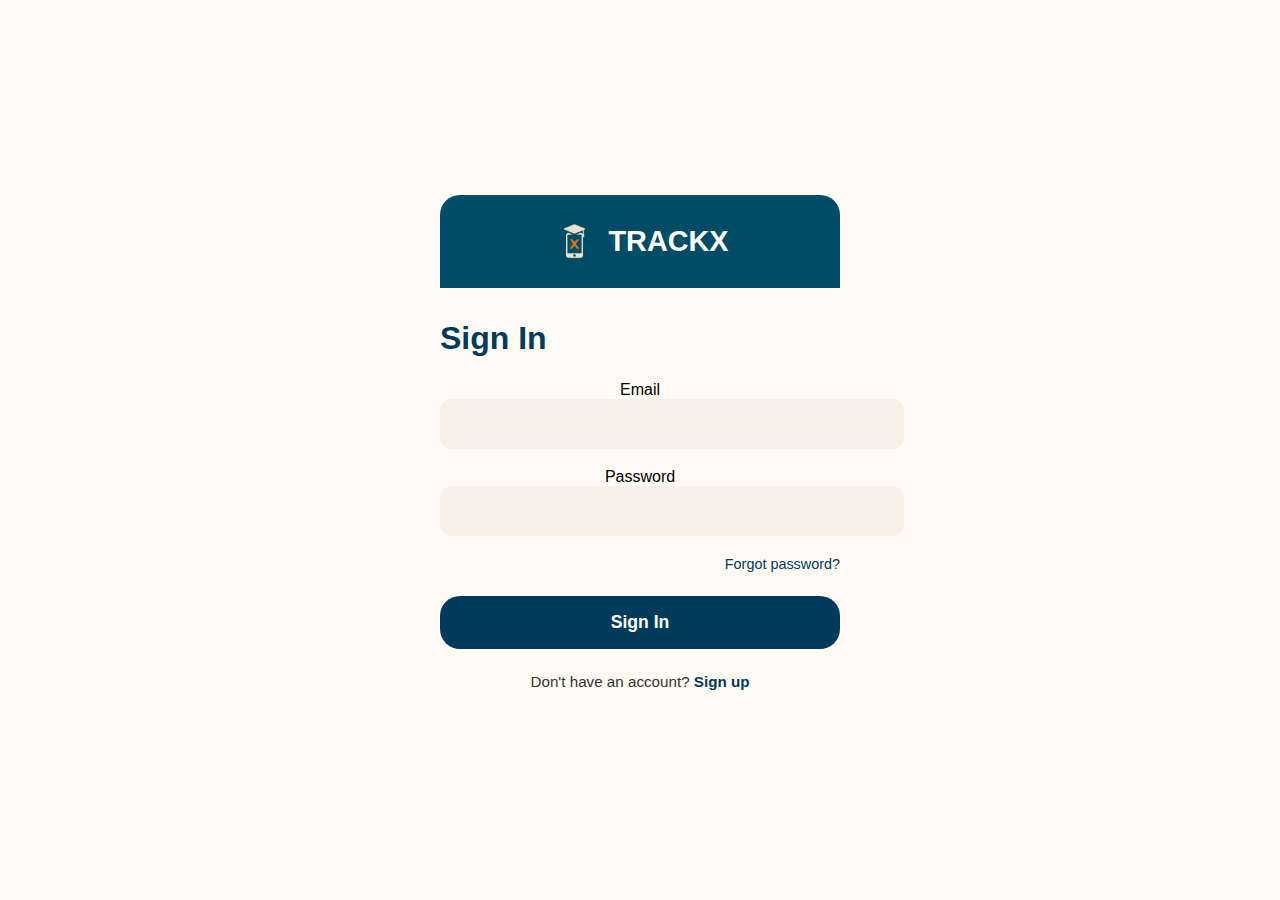
<file: trackx/index.html>
<!DOCTYPE html>
<html lang="en">
<head>
  <meta charset="UTF-8">
  <meta name="viewport" content="width=device-width, initial-scale=1.0">
  <title>TrackX - Sign In</title>
  <link rel="stylesheet" href="style.css">
</head>
<body>
  <div class="container">
    <div class="header">
      <img src="images/logo.png" alt="TrackX logo" class="logo">
      <h1>TRACKX</h1>
    </div>
    <h2>Sign In</h2>
    <form id="signin-form">
      <div class="input-group">
        <label for="email">Email</label>
        <input type="email" id="email" required>
      </div>
      <div class="input-group">
        <label for="password">Password</label>
        <input type="password" id="password" required>
      </div>
      <div class="forgot">
        <a href="#">Forgot password?</a>
      </div>
      <button type="submit">Sign In</button>
    </form>
    <p class="signup">Don't have an account? <a href="#">Sign up</a></p>
  </div>

  <script>
    const form = document.getElementById("signin-form");
    form.addEventListener("submit", function(e) {
      e.preventDefault();
      const email = document.getElementById("email").value;
      const password = document.getElementById("password").value;

      // Basic login check — replace with real logic
      if (email === "student@trackx.com" && password === "password123") {
        window.location.href = "dashboard.html";
      } else {
        alert("Invalid credentials. Try again.");
      }
    });
  </script>
</body>
</html>
</file>
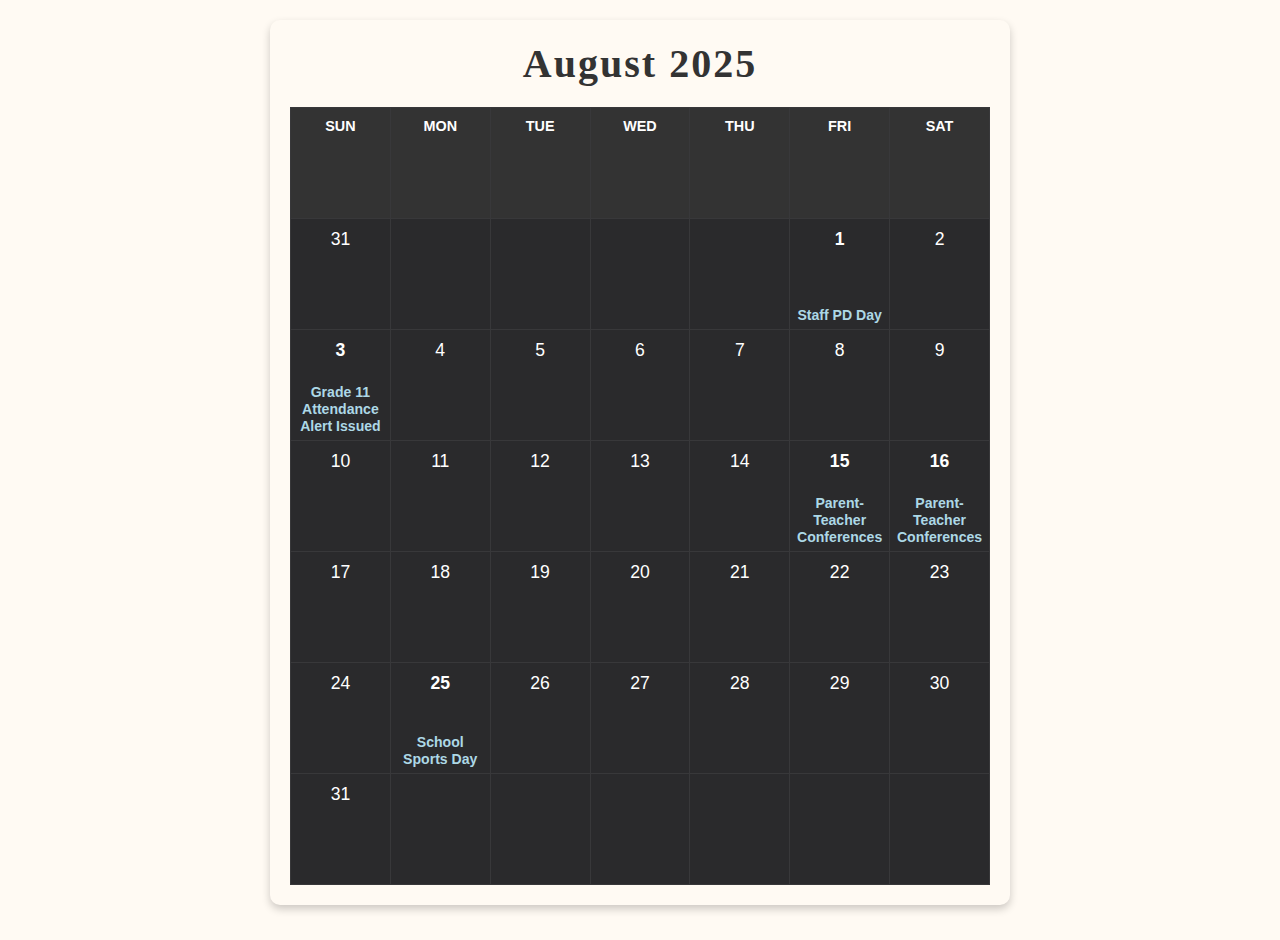
<file: trackx/calendar.html>
<!DOCTYPE html>
<html lang="en">
<head>
    <meta charset="UTF-8">
    <meta name="viewport" content="width=device-width, initial-scale=1.0">
    <title>School Calendar - August 2025</title>
    <link rel="stylesheet" href="calender.css">
</head>
<body>
    <div class="calendar-container">
        <h2 class="calendar-month">August 2025</h2>
        <table class="calendar">
            <thead>
                <tr>
                    <th>SUN</th>
                    <th>MON</th>
                    <th>TUE</th>
                    <th>WED</th>
                    <th>THU</th>
                    <th>FRI</th>
                    <th>SAT</th>
                </tr>
            </thead>
            <tbody>
                <tr>
                    <td class="prev-month">31</td>
                    <td></td>
                    <td></td>
                    <td></td>
                    <td></td>
                    <td class="event-day">1
                        <div class="event-details">Staff PD Day</div>
                    </td>
                    <td>2</td>
                </tr>
                <tr>
                    <td class="event-day">3
                        <div class="event-details">Grade 11 Attendance Alert Issued</div>
                    </td>
                    <td>4</td>
                    <td>5</td>
                    <td>6</td>
                    <td>7</td>
                    <td>8</td>
                    <td>9</td>
                </tr>
                <tr>
                    <td>10</td>
                    <td>11</td>
                    <td>12</td>
                    <td>13</td>
                    <td>14</td>
                    <td class="event-day">15
                        <div class="event-details">Parent-Teacher Conferences</div>
                    </td>
                    <td class="event-day">16
                        <div class="event-details">Parent-Teacher Conferences</div>
                    </td>
                </tr>
                <tr>
                    <td>17</td>
                    <td>18</td>
                    <td>19</td>
                    <td>20</td>
                    <td>21</td>
                    <td>22</td>
                    <td>23</td>
                </tr>
                <tr>
                    <td>24</td>
                    <td class="event-day">25
                        <div class="event-details">School Sports Day</div>
                    </td>
                    <td>26</td>
                    <td>27</td>
                    <td>28</td>
                    <td>29</td>
                    <td>30</td>
                </tr>
                <tr>
                    <td class="next-month">31</td>
                    <td></td>
                    <td></td>
                    <td></td>
                    <td></td>
                    <td></td>
                    <td></td>
                </tr>
            </tbody>
        </table>
    </div>
</body>
</html>
</file>
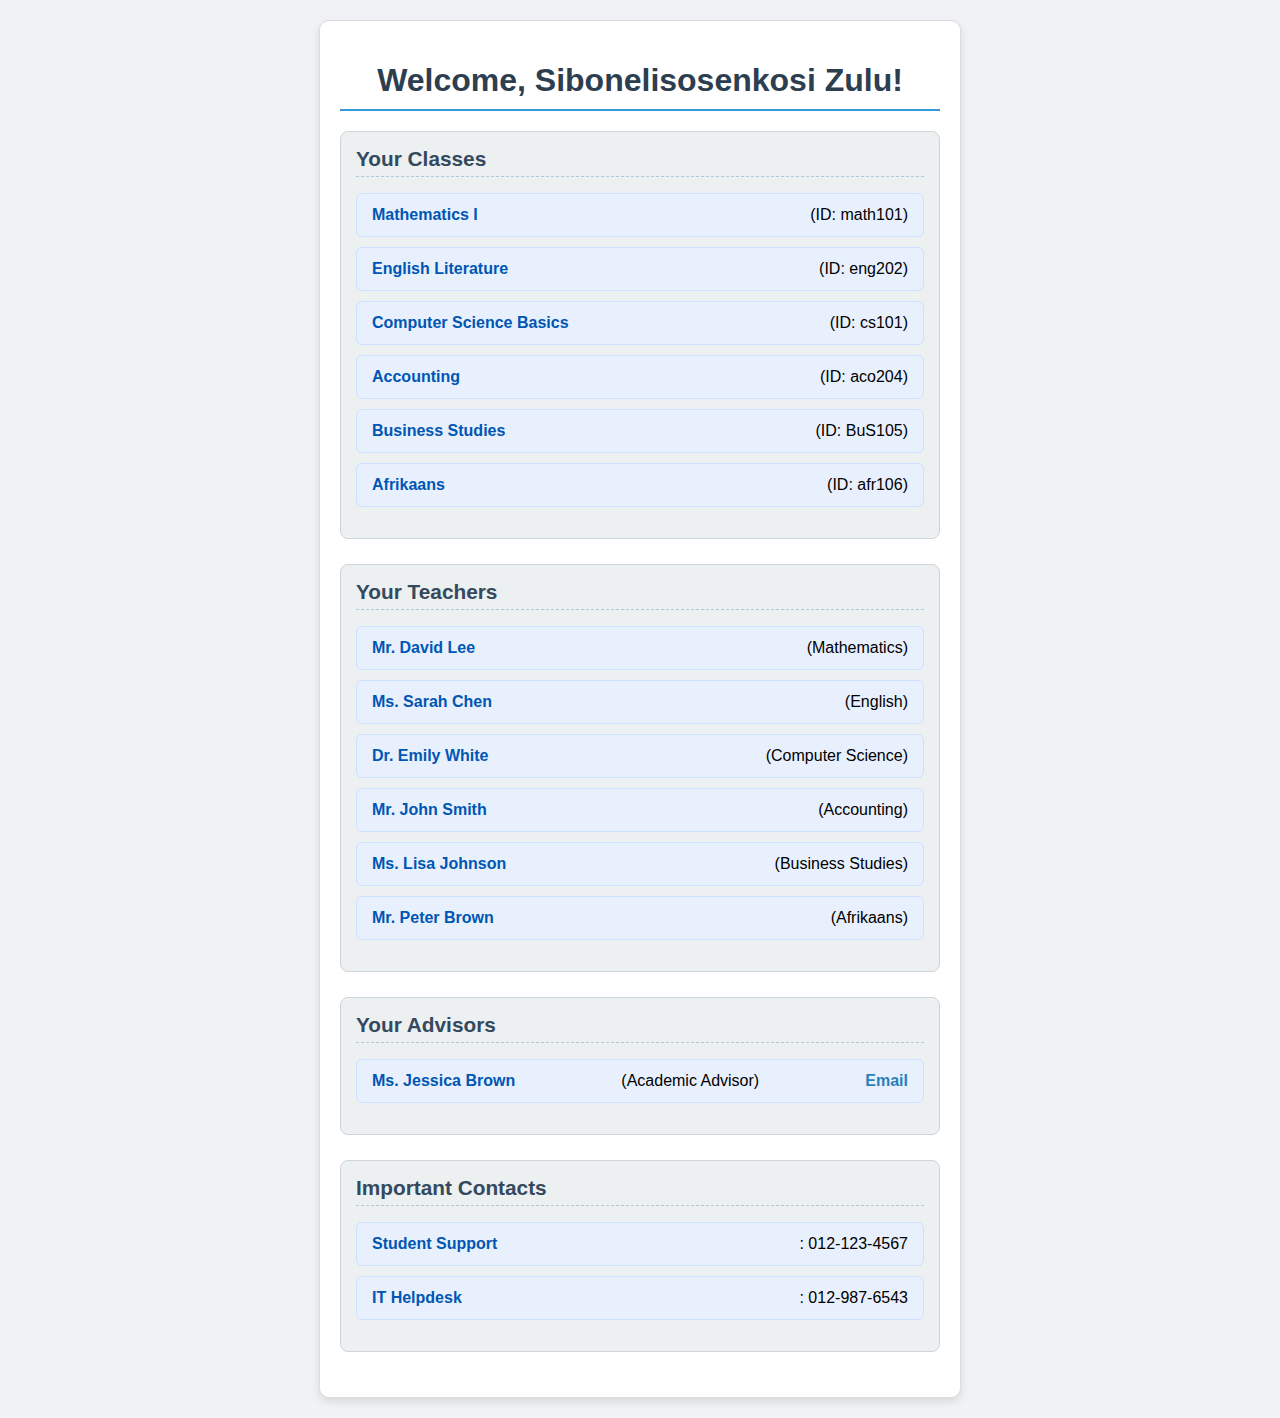
<file: trackx/classes.html>
<!DOCTYPE html>
<html lang="en">
<head>
    <meta charset="UTF-8">
    <meta name="viewport" content="width=device-width, initial-scale=1.0">
    <title>Personalized Learner Dashboard</title>
    <link rel="stylesheet" href="classes.css">
</head>
<body>

    <div class="menu-container">
        <h1 class="menu-header" id="learnerName"></h1>

        <div class="menu-section">
            <h3>Your Classes</h3>
            <ul id="classesList" class="menu-list">
                </ul>
        </div>

        <div class="menu-section">
            <h3>Your Teachers</h3>
            <ul id="teachersList" class="menu-list">
                </ul>
        </div>

        <div class="menu-section">
            <h3>Your Advisors</h3>
            <ul id="advisorsList" class="menu-list">
                </ul>
        </div>

        <div class="menu-section">
            <h3>Important Contacts</h3>
            <ul id="contactsList" class="menu-list">
                </ul>
        </div>
    </div>

    <script>
        // --- Learner Data (Example: In a real application, this might come from an API/database) ---
        const learnersData = {
            "learner123": {
                name: "Sibonelisosenkosi Zulu",
                classes: [
                    { name: "Mathematics I", id: "math101" },
                    { name: "English Literature", id: "eng202" },
                    { name: "Computer Science Basics", id: "cs101" },
                    { name: "Accounting", id: "aco204" },
                    { name: "Business Studies", id: "BuS105" },
                    { name: "Afrikaans", id: "afr106" }

                ],
                teachers: [
                    { name: "Mr. David Lee", subject: "Mathematics" },
                    { name: "Ms. Sarah Chen", subject: "English" },
                    { name: "Dr. Emily White", subject: "Computer Science" },
                    { name: "Mr. John Smith", subject: "Accounting" },
                    { name: "Ms. Lisa Johnson", subject: "Business Studies" },
                    { name: "Mr. Peter Brown", subject: "Afrikaans" }
                ],
                advisors: [
                    { name: "Ms. Jessica Brown", role: "Academic Advisor", email: "jbrown@example.com" }
                ],
                contacts: [
                    { name: "Student Support", phone: "012-123-4567" },
                    { name: "IT Helpdesk", phone: "012-987-6543" }
                ]
            },
            "learner456": {
                name: "Bob Williams",
                classes: [
                    { name: "Physics II", id: "phy201" },
                    { name: "Chemistry Lab", id: "chem303" }
                ],
                teachers: [
                    { name: "Dr. Anna Garcia", subject: "Physics" },
                    { name: "Prof. Mark Davis", subject: "Chemistry" }
                ],
                advisors: [
                    { name: "Mr. Chris Green", role: "Career Counselor", email: "cgreen@example.com" }
                ],
                contacts: []
            }
        };

        // --- Function to get learner ID from URL (or hardcode for demonstration) ---
        function getLearnerIdFromUrl() {
            const params = new URLSearchParams(window.location.search);
            return params.get('learnerId') || "learner123"; // Default to learner123 if no ID in URL
        }

        // --- Populate the menu ---
        document.addEventListener('DOMContentLoaded', () => {
            const learnerId = getLearnerIdFromUrl();
            const learner = learnersData[learnerId];

            if (learner) {
                document.getElementById('learnerName').textContent = `Welcome, ${learner.name}!`;

                // Populate Classes
                const classesList = document.getElementById('classesList');
                classesList.innerHTML = ''; // Clear existing content
                learner.classes.forEach(cls => {
                    const li = document.createElement('li');
                    li.innerHTML = `<strong>${cls.name}</strong> (ID: ${cls.id})`;
                    classesList.appendChild(li);
                });

                // Populate Teachers
                const teachersList = document.getElementById('teachersList');
                teachersList.innerHTML = ''; // Clear existing content
                learner.teachers.forEach(teacher => {
                    const li = document.createElement('li');
                    li.innerHTML = `<strong>${teacher.name}</strong> (${teacher.subject})`;
                    teachersList.appendChild(li);
                });

                // Populate Advisors
                const advisorsList = document.getElementById('advisorsList');
                advisorsList.innerHTML = ''; // Clear existing content
                learner.advisors.forEach(advisor => {
                    const li = document.createElement('li');
                    li.innerHTML = `<strong>${advisor.name}</strong> (${advisor.role}) <a href="mailto:${advisor.email}">Email</a>`;
                    advisorsList.appendChild(li);
                });

                // Populate Other Contacts
                const contactsList = document.getElementById('contactsList');
                contactsList.innerHTML = ''; // Clear existing content
                if (learner.contacts && learner.contacts.length > 0) {
                    learner.contacts.forEach(contact => {
                        const li = document.createElement('li');
                        li.innerHTML = `<strong>${contact.name}</strong>: ${contact.phone}`;
                        contactsList.appendChild(li);
                    });
                } else {
                    const li = document.createElement('li');
                    li.textContent = "No additional contacts listed.";
                    contactsList.appendChild(li);
                }

            } else {
                document.getElementById('learnerName').textContent = "Learner not found.";
                // Optionally clear other sections if learner is not found
                document.getElementById('classesList').innerHTML = '';
                document.getElementById('teachersList').innerHTML = '';
                document.getElementById('advisorsList').innerHTML = '';
                document.getElementById('contactsList').innerHTML = '';
            }
        });
    </script>
</body>
</html>
</file>
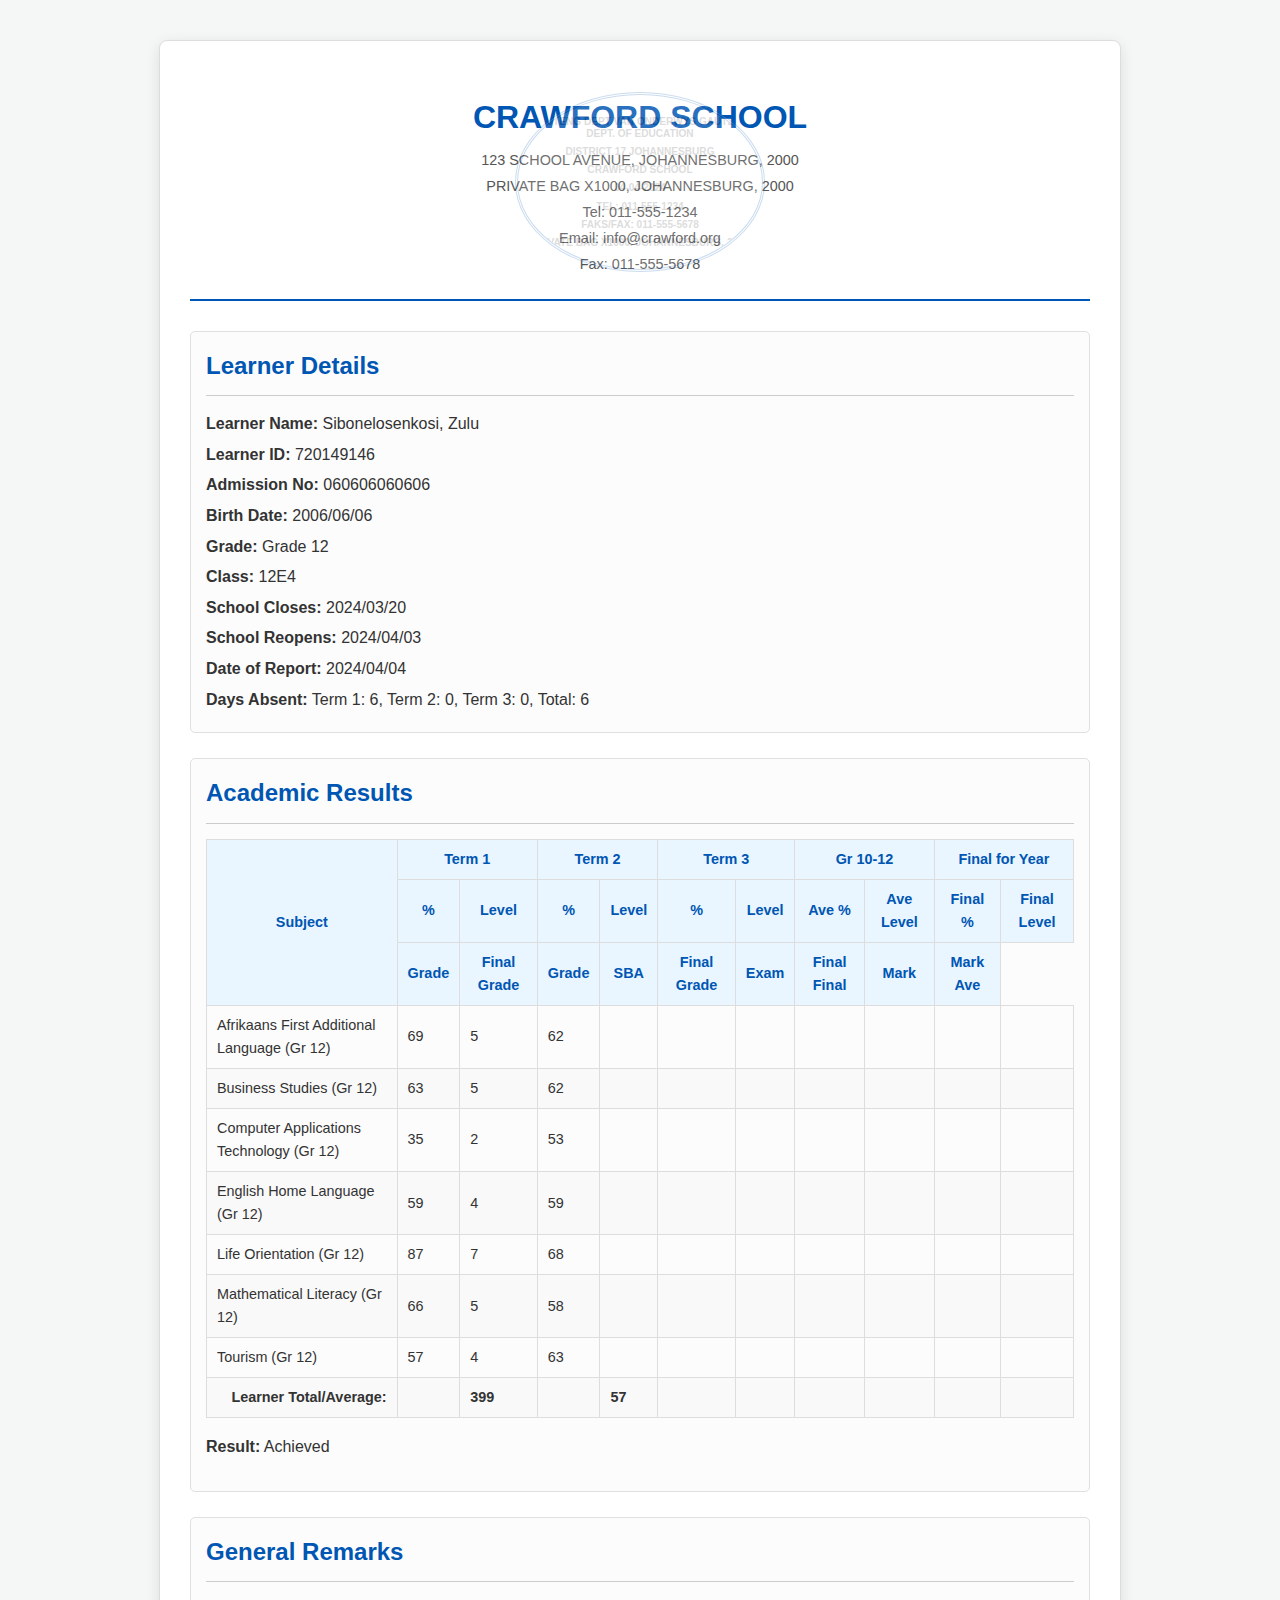
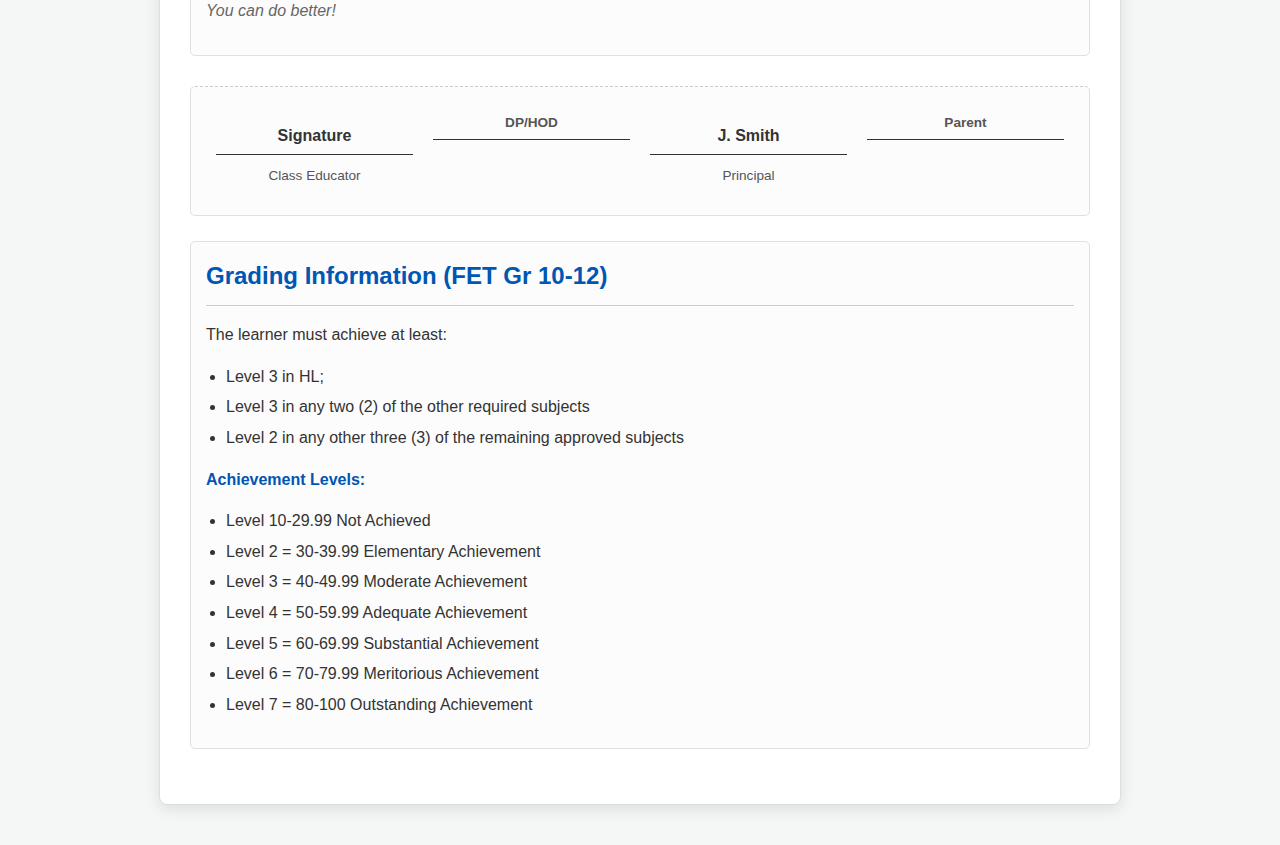
<file: trackx/grades.html>
<!DOCTYPE html>
<html lang="en">
<head>
    <meta charset="UTF-8">
    <meta name="viewport" content="width=device-width, initial-scale=1.0">
    <title>Report Card - Sibonelosenkosi Zulu - Crawford School</title>
    <link rel="stylesheet" href="grades.css">
</head>
<body>
    <div class="container">
        <header class="school-header">
            <div class="school-seal">
                <p class="seal-text">GAUTENG DEPT VAN ONDERWYS GAUTENG DEPT. OF EDUCATION</p>
                <p class="seal-district">DISTRICT 17 JOHANNESBURG</p>
                <p class="seal-school">CRAWFORD SCHOOL</p>
                <p class="seal-date">04-04-2024</p>
                <p class="seal-contact">TEL: 011-555-1234</p>
                <p class="seal-fax">FAKS/FAX: 011-555-5678</p>
                <p class="seal-address">PRIVATE BAG X1000. JOHANNESBURG, 2000</p>
            </div>
            <h1>CRAWFORD SCHOOL</h1>
            <p>123 SCHOOL AVENUE, JOHANNESBURG, 2000</p>
            <p>PRIVATE BAG X1000, JOHANNESBURG, 2000</p>
            <p>Tel: 011-555-1234</p>
            <p>Email: info@crawford.org</p>
            <p>Fax: 011-555-5678</p>
        </header>

        <section class="learner-details">
            <h2>Learner Details</h2>
            <p><strong>Learner Name:</strong> Sibonelosenkosi, Zulu</p>
            <p><strong>Learner ID:</strong> 720149146</p>
            <p><strong>Admission No:</strong> 060606060606</p>
            <p><strong>Birth Date:</strong> 2006/06/06</p>
            <p><strong>Grade:</strong> Grade 12</p>
            <p><strong>Class:</strong> 12E4</p>
            <p><strong>School Closes:</strong> 2024/03/20</p>
            <p><strong>School Reopens:</strong> 2024/04/03</p>
            <p><strong>Date of Report:</strong> 2024/04/04</p>
            <p><strong>Days Absent:</strong> Term 1: 6, Term 2: 0, Term 3: 0, Total: 6</p>
        </section>

        <section class="results-table">
            <h2>Academic Results</h2>
            <table>
                <thead>
                    <tr>
                        <th rowspan="3">Subject</th>
                        <th colspan="2">Term 1</th>
                        <th colspan="2">Term 2</th>
                        <th colspan="2">Term 3</th>
                        <th colspan="2">Gr 10-12</th>
                        <th colspan="2">Final for Year</th>
                    </tr>
                    <tr>
                        <th>%</th>
                        <th>Level</th>
                        <th>%</th>
                        <th>Level</th>
                        <th>%</th>
                        <th>Level</th>
                        <th>Ave %</th>
                        <th>Ave Level</th>
                        <th>Final %</th>
                        <th>Final Level</th>
                    </tr>
                    <tr>
                        <th>Grade</th>
                        <th>Final Grade</th>
                        <th>Grade</th>
                        <th>SBA</th>
                        <th>Final Grade</th>
                        <th>Exam</th>
                        <th>Final Final</th>
                        <th>Mark</th>
                        <th>Mark Ave</th>
                    </tr>
                </thead>
                <tbody>
                    <tr>
                        <td>Afrikaans First Additional Language (Gr 12)</td>
                        <td>69</td>
                        <td>5</td>
                        <td>62</td>
                        <td></td>
                        <td></td>
                        <td></td>
                        <td></td>
                        <td></td>
                        <td></td>
                        <td></td>
                    </tr>
                    <tr>
                        <td>Business Studies (Gr 12)</td>
                        <td>63</td>
                        <td>5</td>
                        <td>62</td>
                        <td></td>
                        <td></td>
                        <td></td>
                        <td></td>
                        <td></td>
                        <td></td>
                        <td></td>
                    </tr>
                    <tr>
                        <td>Computer Applications Technology (Gr 12)</td>
                        <td>35</td>
                        <td>2</td>
                        <td>53</td>
                        <td></td>
                        <td></td>
                        <td></td>
                        <td></td>
                        <td></td>
                        <td></td>
                        <td></td>
                    </tr>
                    <tr>
                        <td>English Home Language (Gr 12)</td>
                        <td>59</td>
                        <td>4</td>
                        <td>59</td>
                        <td></td>
                        <td></td>
                        <td></td>
                        <td></td>
                        <td></td>
                        <td></td>
                        <td></td>
                    </tr>
                    <tr>
                        <td>Life Orientation (Gr 12)</td>
                        <td>87</td>
                        <td>7</td>
                        <td>68</td>
                        <td></td>
                        <td></td>
                        <td></td>
                        <td></td>
                        <td></td>
                        <td></td>
                        <td></td>
                    </tr>
                    <tr>
                        <td>Mathematical Literacy (Gr 12)</td>
                        <td>66</td>
                        <td>5</td>
                        <td>58</td>
                        <td></td>
                        <td></td>
                        <td></td>
                        <td></td>
                        <td></td>
                        <td></td>
                        <td></td>
                    </tr>
                    <tr>
                        <td>Tourism (Gr 12)</td>
                        <td>57</td>
                        <td>4</td>
                        <td>63</td>
                        <td></td>
                        <td></td>
                        <td></td>
                        <td></td>
                        <td></td>
                        <td></td>
                        <td></td>
                    </tr>
                    <tr class="total-row">
                        <td>Learner Total/Average:</td>
                        <td></td>
                        <td>399</td>
                        <td></td>
                        <td>57</td>
                        <td></td>
                        <td></td>
                        <td></td>
                        <td></td>
                        <td></td>
                        <td></td>
                    </tr>
                </tbody>
            </table>
            <p><strong>Result:</strong> Achieved</p>
        </section>

        <section class="remarks">
            <h2>General Remarks</h2>
            <p>You can do better!</p>
        </section>

        <section class="signatures">
            <div class="signature-block">
                <p>Signature</p>
                <p>Class Educator</p>
            </div>
            <div class="signature-block">
                <p>DP/HOD</p>
            </div>
            <div class="signature-block">
                <p>J. Smith</p>
                <p>Principal</p>
            </div>
            <div class="signature-block">
                <p>Parent</p>
            </div>
        </section>

        <section class="grading-info">
            <h2>Grading Information (FET Gr 10-12)</h2>
            <p>The learner must achieve at least:</p>
            <ul>
                <li>Level 3 in HL;</li>
                <li>Level 3 in any two (2) of the other required subjects</li>
                <li>Level 2 in any other three (3) of the remaining approved subjects</li>
            </ul>
            <p><strong>Achievement Levels:</strong></p>
            <ul>
                <li>Level 10-29.99 Not Achieved</li>
                <li>Level 2 = 30-39.99 Elementary Achievement</li>
                <li>Level 3 = 40-49.99 Moderate Achievement</li>
                <li>Level 4 = 50-59.99 Adequate Achievement</li>
                <li>Level 5 = 60-69.99 Substantial Achievement</li>
                <li>Level 6 = 70-79.99 Meritorious Achievement</li>
                <li>Level 7 = 80-100 Outstanding Achievement</li>
            </ul>
        </section>
    </div>
</body>
</html>
</file>
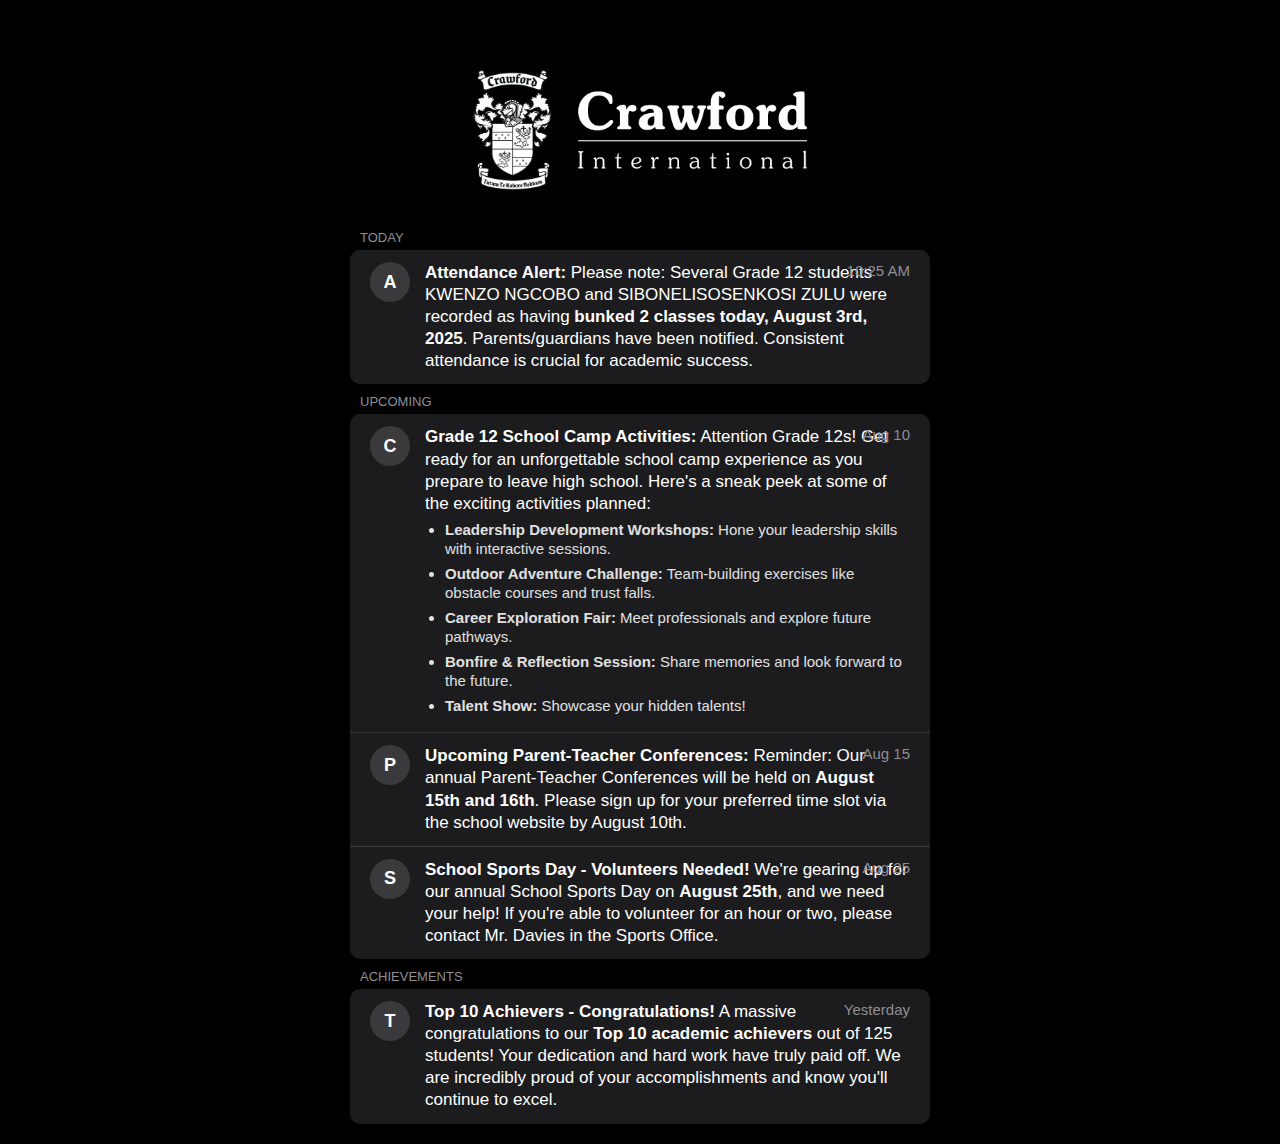
<file: trackx/messages.html>
<!DOCTYPE html>
<html lang="en">
<head>
    <meta charset="UTF-8">
    <meta name="viewport" content="width=device-width, initial-scale=1.0">
    <title>Crawford Parents</title>
    <link rel="stylesheet" href="messages.css"> </head>
<body>
    <div class="container">
        <div class="header">
            <img src="images/Landscape+logo_BW_white+(1)-1920w.webp" alt="School Logo" class="school-logo">
        </div>

        <div class="section-header">Today</div>
        <ul class="message-list">
            <li class="message-item">
                <div class="message-icon">A</div>
                <div class="message-content">
                    <strong>Attendance Alert:</strong> Please note: Several Grade 12 students KWENZO NGCOBO and SIBONELISOSENKOSI ZULU were recorded as having <strong>bunked 2 classes today, August 3rd, 2025</strong>. Parents/guardians have been notified. Consistent attendance is crucial for academic success.
                </div>
                <div class="timestamp">10:25 AM</div>
            </li>
        </ul>

        <div class="section-header">Upcoming</div>
        <ul class="message-list">
            <li class="message-item">
                <div class="message-icon">C</div>
                <div class="message-content">
                    <strong>Grade 12 School Camp Activities:</strong> Attention Grade 12s! Get ready for an unforgettable school camp experience as you prepare to leave high school. Here's a sneak peek at some of the exciting activities planned:
                    <ul>
                        <li><strong>Leadership Development Workshops:</strong> Hone your leadership skills with interactive sessions.</li>
                        <li><strong>Outdoor Adventure Challenge:</strong> Team-building exercises like obstacle courses and trust falls.</li>
                        <li><strong>Career Exploration Fair:</strong> Meet professionals and explore future pathways.</li>
                        <li><strong>Bonfire & Reflection Session:</strong> Share memories and look forward to the future.</li>
                        <li><strong>Talent Show:</strong> Showcase your hidden talents!</li>
                    </ul>
                </div>
                <div class="timestamp">Aug 10</div>
            </li>
            <li class="message-item">
                <div class="message-icon">P</div>
                <div class="message-content">
                    <strong>Upcoming Parent-Teacher Conferences:</strong> Reminder: Our annual Parent-Teacher Conferences will be held on <strong>August 15th and 16th</strong>. Please sign up for your preferred time slot via the school website by August 10th.
                </div>
                <div class="timestamp">Aug 15</div>
            </li>
            <li class="message-item">
                <div class="message-icon">S</div>
                <div class="message-content">
                    <strong>School Sports Day - Volunteers Needed!</strong> We're gearing up for our annual School Sports Day on <strong>August 25th</strong>, and we need your help! If you're able to volunteer for an hour or two, please contact Mr. Davies in the Sports Office.
                </div>
                <div class="timestamp">Aug 25</div>
            </li>
        </ul>

        <div class="section-header">Achievements</div>
        <ul class="message-list">
            <li class="message-item">
                <div class="message-icon">T</div>
                <div class="message-content">
                    <strong>Top 10 Achievers - Congratulations!</strong> A massive congratulations to our <strong>Top 10 academic achievers</strong> out of 125 students! Your dedication and hard work have truly paid off. We are incredibly proud of your accomplishments and know you'll continue to excel.
                </div>
                <div class="timestamp">Yesterday</div>
            </li>
        </ul>
    </div>
</body>
</html>
</file>
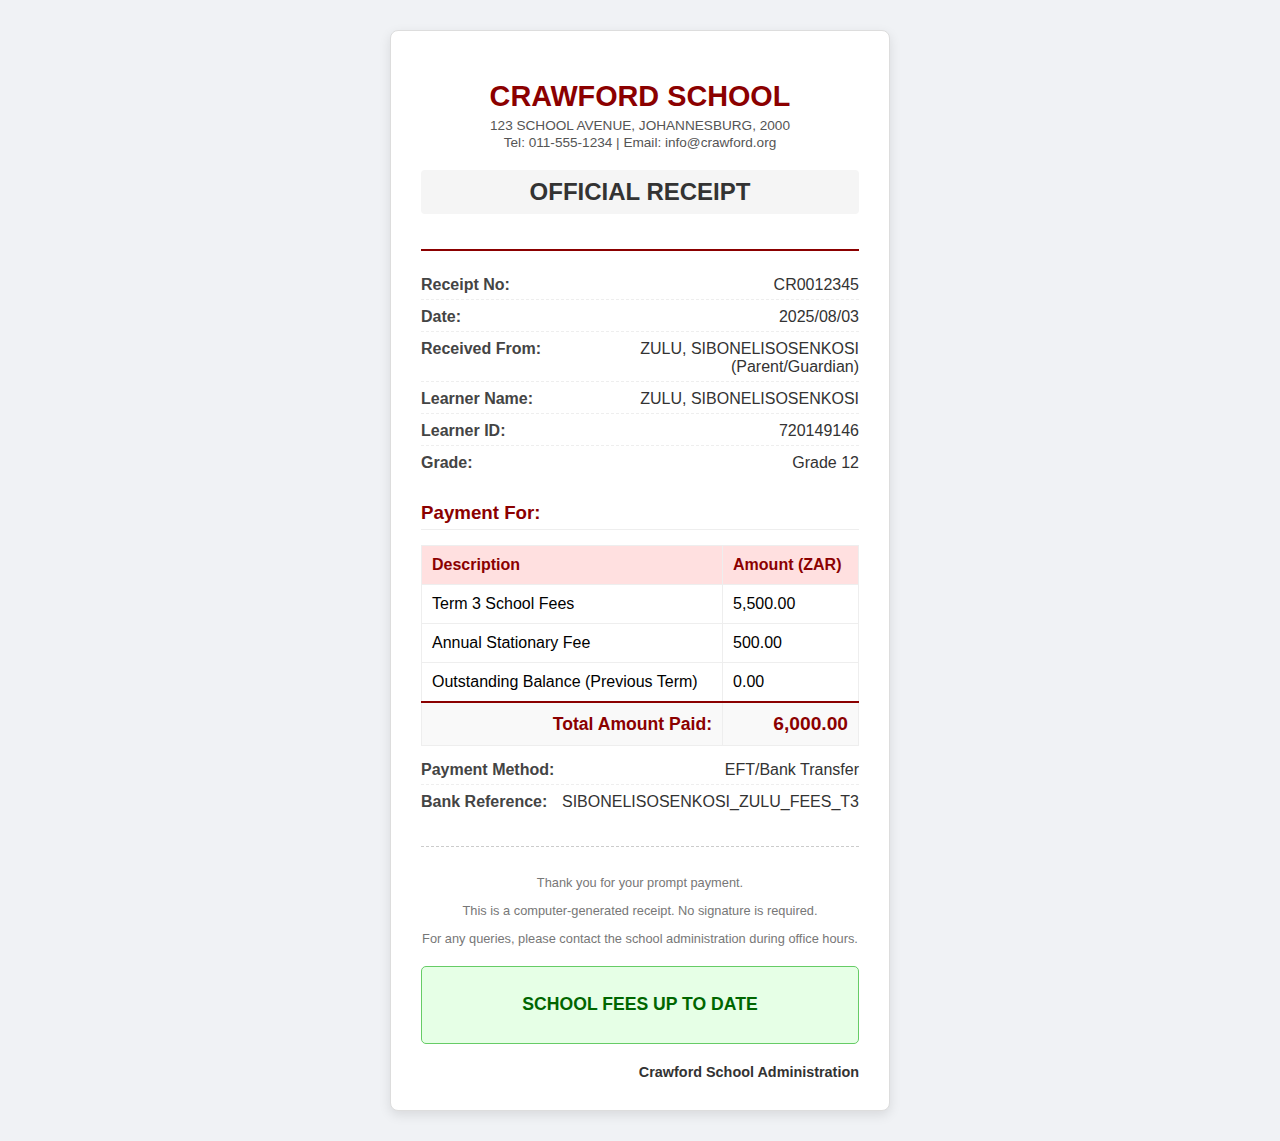
<file: trackx/receipt.html>
<!DOCTYPE html>
<html lang="en">
<head>
    <meta charset="UTF-8">
    <meta name="viewport" content="width=device-width, initial-scale=1.0">
    <title>School Fees Payment Receipt</title>
    <link rel="stylesheet" href="receipt.css">
</head>
<body>
    <div class="receipt-container">
        <header class="receipt-header">
            <h1>CRAWFORD SCHOOL</h1>
            <p>123 SCHOOL AVENUE, JOHANNESBURG, 2000</p>
            <p>Tel: 011-555-1234 | Email: info@crawford.org</p>
            <h2>OFFICIAL RECEIPT</h2>
        </header>

        <section class="receipt-details">
            <div class="detail-row">
                <span class="label">Receipt No:</span>
                <span class="value">CR0012345</span>
            </div>
            <div class="detail-row">
                <span class="label">Date:</span>
                <span class="value">2025/08/03</span>
            </div>
            <div class="detail-row">
                <span class="label">Received From:</span>
                <span class="value">ZULU, SIBONELISOSENKOSI (Parent/Guardian)</span>
            </div>
            <div class="detail-row">
                <span class="label">Learner Name:</span>
                <span class="value">ZULU, SIBONELISOSENKOSI</span>
            </div>
            <div class="detail-row">
                <span class="label">Learner ID:</span>
                <span class="value">720149146</span>
            </div>
            <div class="detail-row">
                <span class="label">Grade:</span>
                <span class="value">Grade 12</span>
            </div>
        </section>

        <section class="payment-details">
            <h3>Payment For:</h3>
            <table>
                <thead>
                    <tr>
                        <th>Description</th>
                        <th>Amount (ZAR)</th>
                    </tr>
                </thead>
                <tbody>
                    <tr>
                        <td>Term 3 School Fees</td>
                        <td>5,500.00</td>
                    </tr>
                    <tr>
                        <td>Annual Stationary Fee</td>
                        <td>500.00</td>
                    </tr>
                    <tr>
                        <td>Outstanding Balance (Previous Term)</td>
                        <td>0.00</td>
                    </tr>
                </tbody>
                <tfoot>
                    <tr>
                        <td class="total-label">Total Amount Paid:</td>
                        <td class="total-value">6,000.00</td>
                    </tr>
                </tfoot>
            </table>
            <div class="detail-row">
                <span class="label">Payment Method:</span>
                <span class="value">EFT/Bank Transfer</span>
            </div>
            <div class="detail-row">
                <span class="label">Bank Reference:</span>
                <span class="value">SIBONELISOSENKOSI_ZULU_FEES_T3</span>
            </div>
        </section>

        <section class="footer-notes">
            <p>Thank you for your prompt payment.</p>
            <p>This is a computer-generated receipt. No signature is required.</p>
            <p>For any queries, please contact the school administration during office hours.</p>
        </section>

        <div class="account-status">
            <p>SCHOOL FEES UP TO DATE</p>
        </div>

        <div class="receipt-footer-signature">
            <p>Crawford School Administration</p>
        </div>
    </div>
</body>
</html>
</file>
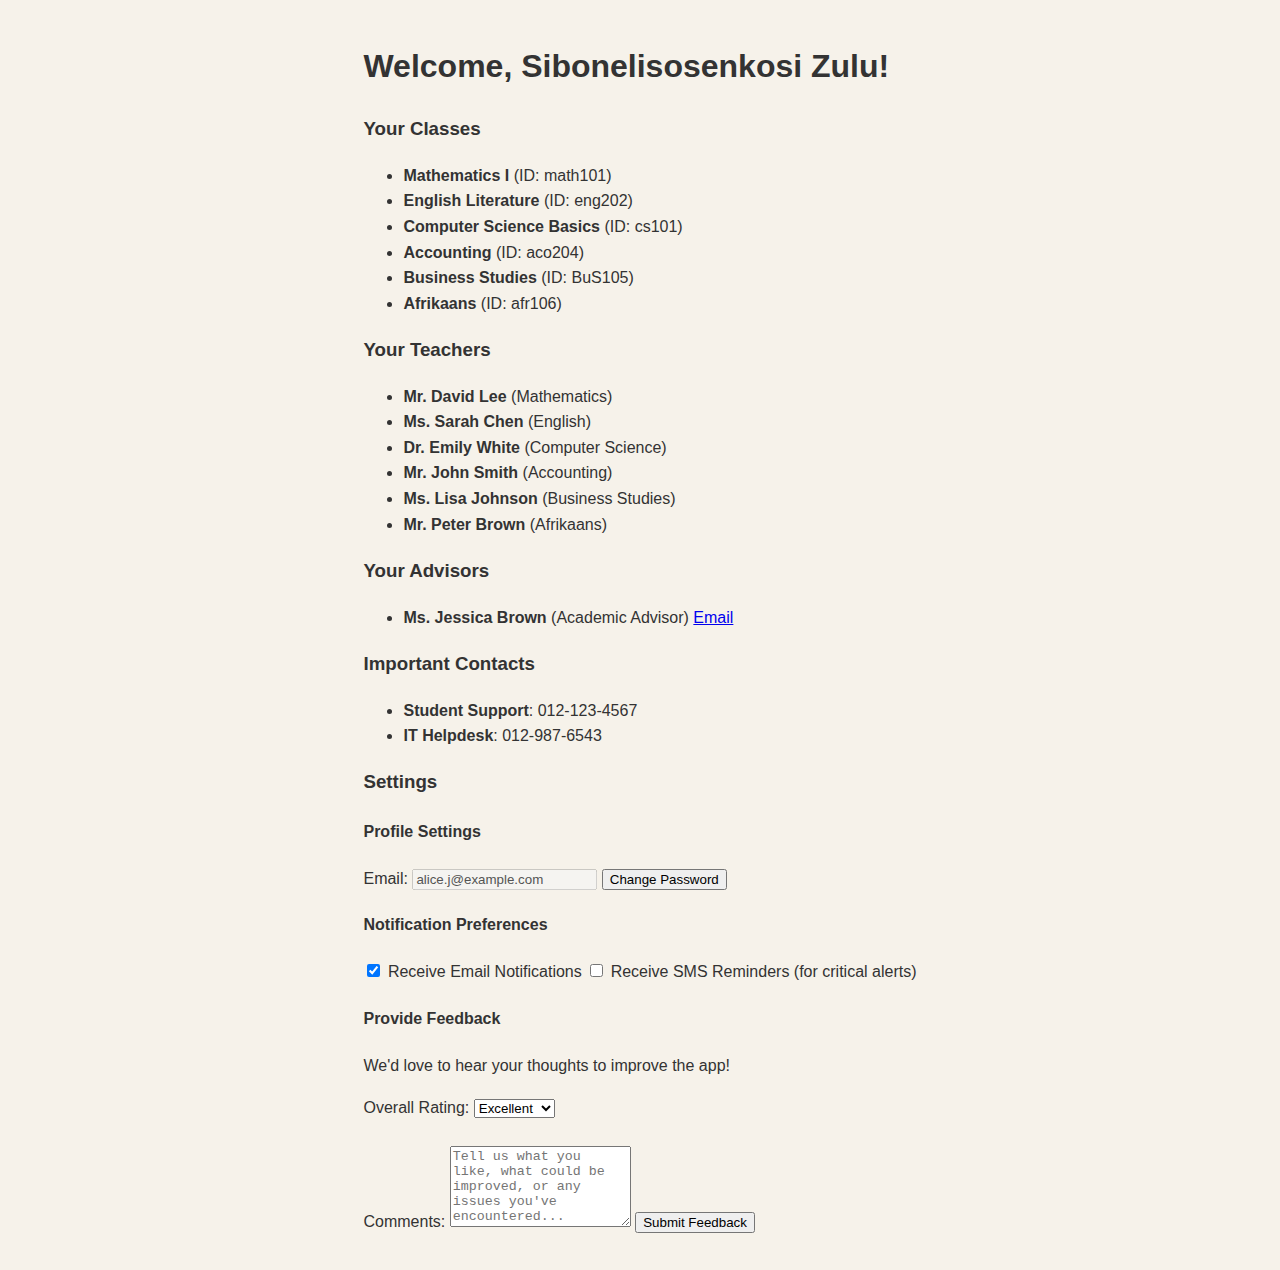
<file: trackx/settings.html>
<!DOCTYPE html>
<html lang="en">
<head>
    <meta charset="UTF-8">
    <meta name="viewport" content="width=device-width, initial-scale=1.0">
    <title>Personalized Learner Dashboard</title>
    <link rel="stylesheet" href="settings.css">
</head>
<body>

    <div class="menu-container">
        <h1 class="menu-header" id="learnerName"></h1>

        <div class="menu-section">
            <h3>Your Classes</h3>
            <ul id="classesList" class="menu-list">
                </ul>
        </div>

        <div class="menu-section">
            <h3>Your Teachers</h3>
            <ul id="teachersList" class="menu-list">
                </ul>
        </div>

        <div class="menu-section">
            <h3>Your Advisors</h3>
            <ul id="advisorsList" class="menu-list">
                </ul>
        </div>

        <div class="menu-section">
            <h3>Important Contacts</h3>
            <ul id="contactsList" class="menu-list">
                </ul>
        </div>

        <div class="menu-section settings-section">
            <h3>Settings</h3>

            <div class="setting-subsection">
                <h4>Profile Settings</h4>
                <label for="learnerEmail">Email:</label>
                <input type="email" id="learnerEmail" value="alice.j@example.com" disabled>
                <button id="changePasswordBtn">Change Password</button>
            </div>

            <div class="setting-subsection">
                <h4>Notification Preferences</h4>
                <label>
                    <input type="checkbox" id="emailNotifications" checked>
                    Receive Email Notifications
                </label>
                <label>
                    <input type="checkbox" id="smsNotifications">
                    Receive SMS Reminders (for critical alerts)
                </label>
            </div>

            <div class="setting-subsection feedback-subsection">
                <h4>Provide Feedback</h4>
                <p>We'd love to hear your thoughts to improve the app!</p>
                <label for="feedbackRating">Overall Rating:</label>
                <select id="feedbackRating">
                    <option value="5">Excellent</option>
                    <option value="4">Good</option>
                    <option value="3">Average</option>
                    <option value="2">Poor</option>
                    <option value="1">Very Poor</option>
                </select>
                <br><br>
                <label for="feedbackComments">Comments:</label>
                <textarea id="feedbackComments" rows="5" placeholder="Tell us what you like, what could be improved, or any issues you've encountered..."></textarea>
                <button id="submitFeedbackBtn">Submit Feedback</button>
                <p id="feedbackMessage" style="color: green; font-weight: bold; margin-top: 10px;"></p>
            </div>
        </div>

    </div>

    <script>
        // --- Learner Data (Example: In a real application, this might come from an API/database) ---
        const learnersData = {
            "learner123": {
                name: "Sibonelisosenkosi Zulu",
                email: "alice.j@example.com", // Added email for settings
                classes: [
                    { name: "Mathematics I", id: "math101" },
                    { name: "English Literature", id: "eng202" },
                    { name: "Computer Science Basics", id: "cs101" },
                    { name: "Accounting", id: "aco204" },
                    { name: "Business Studies", id: "BuS105" },
                    { name: "Afrikaans", id: "afr106" }
                ],
                teachers: [
                    { name: "Mr. David Lee", subject: "Mathematics" },
                    { name: "Ms. Sarah Chen", subject: "English" },
                    { name: "Dr. Emily White", subject: "Computer Science" },
                    { name: "Mr. John Smith", subject: "Accounting" },
                    { name: "Ms. Lisa Johnson", subject: "Business Studies" },
                    { name: "Mr. Peter Brown", subject: "Afrikaans" }
                ],
                advisors: [
                    { name: "Ms. Jessica Brown", role: "Academic Advisor", email: "jbrown@example.com" }
                ],
                contacts: [
                    { name: "Student Support", phone: "012-123-4567" },
                    { name: "IT Helpdesk", phone: "012-987-6543" }
                ],
                settings: { // Example settings data
                    emailNotifications: true,
                    smsNotifications: false
                }
            },
            "learner456": {
                name: "Bob Williams",
                email: "bob.w@example.com",
                classes: [
                    { name: "Physics II", id: "phy201" },
                    { name: "Chemistry Lab", id: "chem303" }
                ],
                teachers: [
                    { name: "Dr. Anna Garcia", subject: "Physics" },
                    { name: "Prof. Mark Davis", subject: "Chemistry" }
                ],
                advisors: [
                    { name: "Mr. Chris Green", role: "Career Counselor", email: "cgreen@example.com" }
                ],
                contacts: [],
                settings: {
                    emailNotifications: false,
                    smsNotifications: true
                }
            }
        };

        // --- Function to get learner ID from URL (or hardcode for demonstration) ---
        function getLearnerIdFromUrl() {
            const params = new URLSearchParams(window.location.search);
            return params.get('learnerId') || "learner123"; // Default to learner123 if no ID in URL
        }

        // --- Populate the dashboard and settings ---
        document.addEventListener('DOMContentLoaded', () => {
            const learnerId = getLearnerIdFromUrl();
            const learner = learnersData[learnerId];

            if (learner) {
                document.getElementById('learnerName').textContent = `Welcome, ${learner.name}!`;

                // Populate Dashboard Sections (existing logic)
                const classesList = document.getElementById('classesList');
                classesList.innerHTML = '';
                learner.classes.forEach(cls => {
                    const li = document.createElement('li');
                    li.innerHTML = `<strong>${cls.name}</strong> (ID: ${cls.id})`;
                    classesList.appendChild(li);
                });

                const teachersList = document.getElementById('teachersList');
                teachersList.innerHTML = '';
                learner.teachers.forEach(teacher => {
                    const li = document.createElement('li');
                    li.innerHTML = `<strong>${teacher.name}</strong> (${teacher.subject})`;
                    teachersList.appendChild(li);
                });

                const advisorsList = document.getElementById('advisorsList');
                advisorsList.innerHTML = '';
                learner.advisors.forEach(advisor => {
                    const li = document.createElement('li');
                    li.innerHTML = `<strong>${advisor.name}</strong> (${advisor.role}) <a href="mailto:${advisor.email}">Email</a>`;
                    advisorsList.appendChild(li);
                });

                const contactsList = document.getElementById('contactsList');
                contactsList.innerHTML = '';
                if (learner.contacts && learner.contacts.length > 0) {
                    learner.contacts.forEach(contact => {
                        const li = document.createElement('li');
                        li.innerHTML = `<strong>${contact.name}</strong>: ${contact.phone}`;
                        contactsList.appendChild(li);
                    });
                } else {
                    const li = document.createElement('li');
                    li.textContent = "No additional contacts listed.";
                    contactsList.appendChild(li);
                }

                // Populate Settings Section
                document.getElementById('learnerEmail').value = learner.email;
                document.getElementById('emailNotifications').checked = learner.settings.emailNotifications;
                document.getElementById('smsNotifications').checked = learner.settings.smsNotifications;

                // Event Listeners for Settings (saving preferences would require a backend)
                document.getElementById('changePasswordBtn').addEventListener('click', () => {
                    alert('Change password functionality would be implemented here (e.g., redirect to a change password page).');
                });

                document.getElementById('emailNotifications').addEventListener('change', (event) => {
                    console.log(`Email notifications changed to: ${event.target.checked}`);
                    // In a real app: Send this preference update to your server
                });

                document.getElementById('smsNotifications').addEventListener('change', (event) => {
                    console.log(`SMS notifications changed to: ${event.target.checked}`);
                    // In a real app: Send this preference update to your server
                });

                // Feedback Submission Logic
                document.getElementById('submitFeedbackBtn').addEventListener('click', () => {
                    const rating = document.getElementById('feedbackRating').value;
                    const comments = document.getElementById('feedbackComments').value;
                    const feedbackMessage = document.getElementById('feedbackMessage');

                    if (comments.trim() === '') {
                        feedbackMessage.style.color = 'red';
                        feedbackMessage.textContent = 'Please enter your comments.';
                        return;
                    }

                    console.log(`--- Feedback from ${learner.name} (ID: ${learnerId}) ---`);
                    console.log(`Rating: ${rating} stars`);
                    console.log(`Comments: ${comments}`);
                    // In a real application, you would send this data to your server here
                    // e.g., using fetch() or XMLHttpRequest to a feedback API endpoint.

                    feedbackMessage.style.color = 'green';
                    feedbackMessage.textContent = 'Thank you for your feedback!';
                    // Clear the form after submission
                    document.getElementById('feedbackRating').value = '5';
                    document.getElementById('feedbackComments').value = '';

                    // Hide message after a few seconds
                    setTimeout(() => {
                        feedbackMessage.textContent = '';
                    }, 5000);
                });


            } else {
                document.getElementById('learnerName').textContent = "Learner not found.";
                // Clear all dynamic sections
                document.getElementById('classesList').innerHTML = '';
                document.getElementById('teachersList').innerHTML = '';
                document.getElementById('advisorsList').innerHTML = '';
                document.getElementById('contactsList').innerHTML = '';
                // Hide settings section if no learner
                document.querySelector('.settings-section').style.display = 'none';
            }
        });
    </script>
</body>
</html>
</file>
<file: trackx/style.css>
body {
  font-family: 'Segoe UI', sans-serif;
  background-color: #fffaf3;
  margin: 0;
  padding: 0;
  display: flex;
  justify-content: center;
  align-items: center;
  height: 100vh;
}

.container {
  width: 90%;
  max-width: 400px;
  background-color: #fffaf3;
  padding: 2rem;
  border-radius: 20px;
  text-align: center;
}

.header {
  background-color: #004b66;
  padding: 1.5rem;
  display: flex;
  align-items: center;
  justify-content: center;
  gap: 0.75rem;
  border-top-left-radius: 20px;
  border-top-right-radius: 20px;
}

.logo {
  width: 45px;
  height: 45px;
  background-color: #004b66;
  border-radius: 10px;
}

h1 {
  font-size: 1.8rem;
  color: white;
  margin: 0;
  font-weight: 600;
}

h2 {
  font-size: 2rem;
  color: #003b5c;
  margin: 2rem 0 1.5rem;
  font-weight: 700;
  text-align: left;
}

.input-group {
  position: relative;
  margin-bottom: 1.2rem;
}

.input-group input {
  width: 100%;
  padding: 1rem 1rem 1rem 3rem;
  font-size: 1rem;
  border: none;
  border-radius: 12px;
  background-color: #f6f2ea;
  color: #333;
}

.input-group .icon {
  position: absolute;
  top: 50%;
  left: 1rem;
  transform: translateY(-50%);
  color: #777;
  font-size: 1.1rem;
}

.forgot {
  text-align: right;
  margin-bottom: 1.5rem;
  font-size: 0.9rem;
}

.forgot a {
  color: #003b5c;
  text-decoration: none;
  font-weight: 500;
}

button {
  width: 100%;
  padding: 1rem;
  font-size: 1.1rem;
  color: white;
  background-color: #003b5c;
  border: none;
  border-radius: 20px;
  cursor: pointer;
  font-weight: 600;
  transition: background-color 0.3s;
}

button:hover {
  background-color: #005b89;
}

.signup {
  margin-top: 1.5rem;
  font-size: 0.95rem;
  color: #333;
}

.signup a {
  color: #003b5c;
  font-weight: 600;
  text-decoration: none;
}
</file>
<file: trackx/calender.css>
body {
    font-family: -apple-system, BlinkMacSystemFont, "Segoe UI", Roboto, Helvetica, Arial, sans-serif;
    background-color: #fffaf3; /* Dark background similar to other school messages */
    color: #fff;
    margin: 0;
    padding: 20px;
    display: flex;
    justify-content: center;
    align-items: flex-start; /* Align to the top */
    min-height: 100vh;
}

.calendar-container {
    background-color: #fffaf3; /* Darker background for the calendar block */
    border-radius: 10px;
    padding: 20px;
    box-shadow: 0 4px 8px rgba(0, 0, 0, 0.2);
    width: 100%;
    max-width: 700px; /* Adjust max-width as needed */
    color: #fff;
    text-align: center;
}

.calendar-month {
    font-family: 'Georgia', serif; /* A more elegant font for the month title */
    font-size: 2.5em; /* Larger font size */
    margin-top: 0;
    margin-bottom: 20px;
    color: #333;
    text-align: center;
    letter-spacing: 2px;
}

.calendar {
    width: 100%;
    border-collapse: collapse;
    table-layout: fixed; /* Ensures equal column width */
}

.calendar th, .calendar td {
    border: 1px solid #38383a; /* Thin separator lines */
    padding: 10px;
    text-align: center;
    font-size: 1.1em;
    height: 90px; /* Fixed height for each cell */
    vertical-align: top; /* Align content to the top of the cell */
    position: relative; /* For positioning event details */
}

.calendar th {
    background-color: #333; /* Slightly different background for weekdays */
    color: #fff;
    font-weight: 600;
    text-transform: uppercase;
    font-size: 0.9em;
}

.calendar td {
    background-color: #2a2a2c; /* Slightly lighter background for days */
    color: #fff;
    cursor: default; /* Indicate non-interactive default */
}

.calendar td:hover {
    background-color: #38383a; /* Subtle hover effect */
}

.prev-month, .next-month {
    color: #8e8e93; /* Gray out days from previous/next month */
}

.event-day {
    background-color: #4a4a4d; /* Distinct background for event days */
    border: 1px solid #007bff; /* Blue border for event days */
    color: #fff;
    font-weight: bold;
    cursor: pointer; /* Indicate it's clickable/has more info */
    position: relative;
}

.event-day:hover {
    background-color: #5a5a5e; /* Darker hover for event days */
}

.event-details {
    font-size: 0.8em;
    color: #add8e6; /* Light blue for event text */
    margin-top: 5px;
    line-height: 1.2;
    text-align: center;
    position: absolute; /* Position relative to the cell */
    bottom: 5px; /* Adjust as needed */
    left: 0;
    right: 0;
    padding: 0 5px; /* Small padding inside cell */
}

/* Specific styling for today's date (if applicable, uncomment and adjust) */
/*
.calendar td.today {
    background-color: #007bff;
    color: #fff;
    border-color: #007bff;
}
*/
</file>
<file: trackx/classes.css>
body {
    font-family: Arial, sans-serif;
    margin: 20px;
    background-color: #f0f2f5; /* Light background for the page */
}

.menu-container {
    border: 1px solid #dcdcdc;
    padding: 20px;
    border-radius: 10px;
    max-width: 600px;
    margin: 20px auto; /* Center the container with some top/bottom margin */
    background-color: #ffffff; /* White background for the menu container */
    box-shadow: 0 4px 8px rgba(0, 0, 0, 0.1); /* Subtle shadow */
}

.menu-header {
    font-size: 2em;
    margin-bottom: 20px;
    color: #2c3e50; /* Darker blue-grey for headers */
    text-align: center;
    border-bottom: 2px solid #3498db; /* Blue underline */
    padding-bottom: 10px;
}

.menu-section {
    margin-bottom: 25px;
    padding: 15px;
    background-color: #ecf0f1; /* Light grey background for sections */
    border-radius: 8px;
    border: 1px solid #ced4da;
}

.menu-section h3 {
    margin-top: 0;
    font-size: 1.3em;
    color: #34495e; /* Slightly darker text for section headers */
    border-bottom: 1px dashed #b1c7da; /* Dashed underline */
    padding-bottom: 5px;
    margin-bottom: 15px;
}

.menu-list {
    list-style-type: none;
    padding: 0;
}

.menu-list li {
    background-color: #e8f0fe; /* Very light blue for list items */
    margin-bottom: 10px;
    padding: 12px 15px;
    border-radius: 6px;
    display: flex;
    justify-content: space-between;
    align-items: center;
    border: 1px solid #cce0ff;
    transition: background-color 0.3s ease; /* Smooth transition on hover */
}

.menu-list li:hover {
    background-color: #dbe8fd; /* Slightly darker blue on hover */
}

.menu-list li strong {
    color: #0056b3; /* Strong blue for names/main text */
    font-weight: bold;
}

.menu-list li a {
    color: #2980b9; /* A different blue for links */
    text-decoration: none;
    font-weight: bold;
}

.menu-list li a:hover {
    text-decoration: underline;
}

/* Responsive adjustments */
@media (max-width: 768px) {
    .menu-container {
        margin: 10px;
        padding: 15px;
    }
    .menu-header {
        font-size: 1.8em;
    }
    .menu-section {
        padding: 10px;
    }
    .menu-list li {
        flex-direction: column; /* Stack items vertically on small screens */
        align-items: flex-start;
    }
}
</file>
<file: trackx/grades.css>
body {
    font-family: 'Segoe UI', Tahoma, Geneva, Verdana, sans-serif;
    margin: 0;
    padding: 20px;
    background-color: #f4f7f6;
    color: #333;
    line-height: 1.6;
}

.container {
    max-width: 900px;
    margin: 20px auto;
    background-color: #fff;
    padding: 30px;
    border-radius: 8px;
    box-shadow: 0 4px 15px rgba(0, 0, 0, 0.1);
    border: 1px solid #ddd;
}

.school-header {
    text-align: center;
    margin-bottom: 30px;
    border-bottom: 2px solid #0056b3;
    padding-bottom: 20px;
    position: relative;
}

.school-header h1 {
    color: #0056b3;
    margin-bottom: 5px;
    font-size: 2em;
}

.school-header p {
    margin: 3px 0;
    font-size: 0.9em;
    color: #555;
}

.school-seal {
    position: absolute;
    top: 0;
    left: 50%;
    transform: translateX(-50%);
    width: 250px; /* Adjust as needed */
    height: 180px; /* Adjust as needed */
    border: 3px double #0056b3;
    border-radius: 50%;
    display: flex;
    flex-direction: column;
    justify-content: center;
    align-items: center;
    font-size: 0.7em;
    font-weight: bold;
    color: #0056b3;
    text-align: center;
    padding: 10px;
    box-sizing: border-box;
    overflow: hidden; /* To keep text within the oval */
    background-color: rgba(255, 255, 255, 0.8);
    opacity: 0.2; /* Make it faint like a watermark */
}

.seal-text, .seal-district, .seal-school, .seal-date, .seal-contact, .seal-fax, .seal-address {
    margin: 0;
    line-height: 1.2;
}


section {
    margin-bottom: 25px;
    padding: 15px;
    border: 1px solid #e0e0e0;
    border-radius: 5px;
    background-color: #fcfcfc;
}

section h2 {
    color: #0056b3;
    border-bottom: 1px solid #ccc;
    padding-bottom: 10px;
    margin-top: 0;
    margin-bottom: 15px;
}

.learner-details p {
    margin: 5px 0;
}

.results-table table {
    width: 100%;
    border-collapse: collapse;
    margin-top: 15px;
}

.results-table th, .results-table td {
    border: 1px solid #ddd;
    padding: 8px 10px;
    text-align: left;
    font-size: 0.9em;
}

.results-table th {
    background-color: #e9f5ff;
    color: #0056b3;
    font-weight: bold;
    text-align: center;
}

.results-table tbody tr:nth-child(even) {
    background-color: #f9f9f9;
}

.results-table .total-row {
    font-weight: bold;
    background-color: #e9f5ff;
}

.results-table .total-row td:first-child {
    text-align: right;
}

.remarks p {
    font-style: italic;
    color: #666;
}

.signatures {
    display: flex;
    justify-content: space-around;
    margin-top: 30px;
    border-top: 1px dashed #ccc;
    padding-top: 20px;
}

.signature-block {
    text-align: center;
    flex: 1;
    padding: 0 10px;
}

.signature-block p:first-child {
    border-bottom: 1px solid #333;
    padding-bottom: 5px;
    margin-bottom: 10px;
    font-weight: bold;
}

.signature-block p:last-child {
    font-size: 0.85em;
    color: #555;
    margin-top: 5px;
}

.grading-info ul {
    list-style: disc;
    margin-left: 20px;
    padding: 0;
}

.grading-info li {
    margin-bottom: 5px;
}

.grading-info strong {
    color: #0056b3;
}
</file>
<file: trackx/messages.css>
body {
    font-family: -apple-system, BlinkMacSystemFont, "Segoe UI", Roboto, Helvetica, Arial, sans-serif;
    background-color: #000; /* Dark background similar to the image */
    color: #fff; /* White text for contrast */
    margin: 0;
    padding: 0;
    -webkit-font-smoothing: antialiased; /* Smoother fonts */
}

.container {
    padding: 20px 0;
    max-width: 600px;
    margin: 0 auto;
}

.header {
    color: #fff;
    font-size: 17px; /* Similar to status bar time */
    font-weight: 600;
    text-align: center;
    padding-bottom: 20px;
    padding-top: 50px; /* Space for status bar if emulating iPhone */
    display: flex; /* Use flexbox for alignment */
    flex-direction: column; /* Stack items vertically */
    align-items: center; /* Center horizontally */
}

.school-logo {
    height: 120px; /* Adjust as needed */
    width: auto; /* Maintain aspect ratio */
    margin-bottom: 10px; /* Space between logo and text */
}

.section-header {
    color: #8e8e93; /* Grayish color for section headers */
    font-size: 13px;
    font-weight: 500;
    padding: 10px 20px 5px 20px;
    text-transform: uppercase;
}

.message-list {
    list-style: none;
    padding: 0;
    margin: 0;
    background-color: #1c1c1e; /* Darker gray for the list background */
    border-radius: 10px; /* Slightly rounded corners for the list block */
    overflow: hidden; /* Ensures border-radius applies to children */
    margin: 0 10px; /* Some padding from the sides */
}

.message-item {
    display: flex;
    align-items: flex-start; /* Align items to the top for longer messages */
    padding: 12px 20px;
    border-bottom: 0.5px solid #38383a; /* Thin separator line */
    position: relative;
}

.message-item:last-child {
    border-bottom: none; /* No border for the last item */
}

.message-icon {
    flex-shrink: 0; /* Prevent icon from shrinking */
    width: 40px;
    height: 40px;
    background-color: #3a3a3c; /* Gray background for placeholder icon */
    border-radius: 50%; /* Circular icon */
    display: flex;
    justify-content: center;
    align-items: center;
    color: #fff;
    font-size: 18px;
    font-weight: 600;
    margin-right: 15px;
    text-transform: uppercase;
}

.message-content {
    flex-grow: 1; /* Allows content to take available space */
    color: #fff;
    font-size: 17px;
    line-height: 1.3; /* Slightly more space between lines */
}

.message-content strong {
    font-weight: 600;
}

.message-content ul {
    list-style: disc; /* Bullet points for lists within messages */
    padding-left: 20px;
    margin-top: 5px;
    margin-bottom: 0;
    font-size: 15px; /* Slightly smaller for sub-items */
    color: #e0e0e0;
}

.message-content li {
    margin-bottom: 5px;
}

.timestamp {
    position: absolute;
    right: 20px;
    top: 12px;
    color: #8e8e93;
    font-size: 15px;
    font-weight: 400;
}
</file>
<file: trackx/receipt.css>
body {
    font-family: 'Segoe UI', Tahoma, Geneva, Verdana, sans-serif;
    background-color: #f0f2f5;
    display: flex;
    justify-content: center;
    align-items: flex-start;
    min-height: 100vh;
    padding: 30px;
    margin: 0;
}

.receipt-container {
    width: 100%;
    max-width: 500px;
    background-color: #fff;
    border: 1px solid #ddd;
    border-radius: 8px;
    box-shadow: 0 4px 12px rgba(0, 0, 0, 0.1);
    padding: 30px;
    box-sizing: border-box;
}

.receipt-header {
    text-align: center;
    margin-bottom: 25px;
    padding-bottom: 15px;
    border-bottom: 2px solid #8B0000; /* Crawford School Red */
}

.receipt-header h1 {
    color: #8B0000;
    font-size: 1.8em;
    margin-bottom: 5px;
}

.receipt-header p {
    font-size: 0.85em;
    color: #555;
    margin: 2px 0;
}

.receipt-header h2 {
    color: #333;
    font-size: 1.5em;
    margin-top: 20px;
    background-color: #f5f5f5;
    padding: 8px;
    border-radius: 4px;
}

.receipt-details, .payment-details {
    margin-bottom: 25px;
}

.detail-row {
    display: flex;
    justify-content: space-between;
    margin-bottom: 8px;
    padding-bottom: 5px;
    border-bottom: 1px dashed #eee;
}

.detail-row:last-child {
    border-bottom: none;
    margin-bottom: 0;
}

.label {
    font-weight: bold;
    color: #444;
    flex-basis: 40%;
}

.value {
    text-align: right;
    flex-basis: 60%;
    color: #333;
}

.payment-details h3 {
    color: #8B0000;
    margin-bottom: 15px;
    border-bottom: 1px solid #eee;
    padding-bottom: 5px;
}

.payment-details table {
    width: 100%;
    border-collapse: collapse;
    margin-bottom: 15px;
}

.payment-details th, .payment-details td {
    border: 1px solid #eee;
    padding: 10px;
    text-align: left;
}

.payment-details th {
    background-color: #ffe0e0; /* Lighter Crawford Red */
    color: #8B0000;
    font-weight: bold;
}

.payment-details tfoot td {
    font-weight: bold;
    background-color: #f9f9f9;
    border-top: 2px solid #8B0000;
}

.payment-details .total-label {
    text-align: right;
    color: #8B0000;
    font-size: 1.1em;
}

.payment-details .total-value {
    text-align: right;
    color: #8B0000;
    font-size: 1.2em;
}

.footer-notes {
    font-size: 0.8em;
    color: #777;
    text-align: center;
    margin-top: 30px;
    border-top: 1px dashed #ccc;
    padding-top: 15px;
}

.account-status {
    text-align: center;
    margin-top: 20px;
    padding: 10px;
    background-color: #e6ffe6; /* Light green background */
    border: 1px solid #66cc66; /* Green border */
    border-radius: 5px;
    font-weight: bold;
    color: #006600; /* Dark green text */
    font-size: 1.1em;
}

.receipt-footer-signature {
    text-align: right;
    margin-top: 20px;
    font-weight: bold;
    color: #333;
    font-size: 0.9em;
}

.receipt-footer-signature p {
    margin: 0;
}
</file>
<file: trackx/settings.css>
body {
    font-family: 'Segoe UI', Arial, sans-serif;
    margin: 0;
    padding: 20px;
    background-color: #f6f2ea; 
    line-height: 1.6;
    color: #333;
    display: flex;
    justify-content: center;
    align-items: flex-start;
    min-height: 100vh;
}

.settings-page-container {
    background-color: #ffffff;
    border-radius: 8px;
    box-shadow: 0 4px 15px rgba(0, 0, 0, 0.1);
    padding: 30px;
    max-width: 600px;
    width: 100%;
    box-sizing: border-box;
    margin-top: 20px;
    margin-bottom: 20px;
}

.settings-page-header {
    font-size: 2em;
    font-weight: 600;
    color: #4a679d;
    margin-bottom: 30px;
    padding-bottom: 10px;
    border-bottom: 2px solid #c8d3e6;
    text-align: left;
}

.setting-section-card {
    background-color: #f8fbfd;
    border: 1px solid #e0e8f0;
    border-radius: 6px;
    padding: 20px;
    margin-bottom: 25px;
    box-shadow: 0 2px 8px rgba(0, 0, 0, 0.05);
}

.setting-card-title {
    font-size: 1.3em;
    font-weight: 500;
    color: #4a679d;
    margin-top: 0;
    margin-bottom: 15px;
    border-bottom: 1px solid #e0e8f0;
    padding-bottom: 8px;
}

.form-group {
    margin-bottom: 15px;
}

.form-label {
    display: block;
    font-size: 0.95em;
    color: #555;
    margin-bottom: 5px;
}

.form-input {
    width: 100%;
    padding: 10px 12px;
    border: 1px solid #ccd9e6;
    border-radius: 4px;
    font-size: 1em;
    color: #333;
    box-sizing: border-box;
    background-color: #ffffff;
    transition: border-color 0.2s ease, box-shadow 0.2s ease;
}

.form-input:focus {
    border-color: #8da4db;
    outline: none;
    box-shadow: 0 0 0 3px rgba(141, 164, 219, 0.3);
}

.disabled-input {
    background-color: #eef2f6;
    color: #777;
    border-color: #d8e2ed;
    cursor: not-allowed;
}

.checkbox-group label {
    display: flex;
    align-items: center;
    margin-bottom: 10px;
    color: #333;
}

.checkbox-group input[type="checkbox"] {
    margin-right: 8px;
    min-width: 16px;
    min-height: 16px;
}


.action-button {
    
    background-color: #4f6ca6;
    background-image: linear-gradient(to bottom, #5d7eb8, #4f6ca6); 
    color: white;
    padding: 10px 20px;
    border: 1px solid #3f588c; 
    border-radius: 20px; 
    cursor: pointer;
    font-size: 1em;
    font-weight: 500;
    transition: background-color 0.3s ease, box-shadow 0.3s ease, transform 0.1s ease;
    margin-top: 10px;
    box-shadow: 0 3px 6px rgba(0, 0, 0, 0.2), 
                inset 0 1px 0 rgba(255, 255, 255, 0.2); 
    text-shadow: 0 1px 1px rgba(0, 0, 0, 0.2); 
}

.action-button:hover {
    background-color: #5d7eb8;
    background-image: linear-gradient(to bottom, #6a8ecf, #5d7eb8);
    box-shadow: 0 4px 8px rgba(0, 0, 0, 0.25),
                inset 0 1px 0 rgba(255, 255, 255, 0.3);
    transform: translateY(-1px); 
}

.action-button:active {
    background-color: #3e5682; 
    background-image: linear-gradient(to bottom, #4f6ca6, #3e5682);
    box-shadow: inset 0 1px 3px rgba(0, 0, 0, 0.3); 
    transform: translateY(0); 
}

.action-button:disabled {
    background-color: #aebacd;
    background-image: none;
    border-color: #92a4b8;
    cursor: not-allowed;
    box-shadow: none;
    text-shadow: none;
}

.feedback-intro {
    font-size: 0.95em;
    color: #666;
    margin-bottom: 15px;
}

.feedback-message {
    font-weight: bold;
    margin-top: 15px;
    color: #4a679d;
}

/* Responsive adjustments */
@media (max-width: 768px) {
    body {
        padding: 15px;
    }
    .settings-page-container {
        padding: 20px;
        margin-top: 10px;
        margin-bottom: 10px;
    }
    .settings-page-header {
        font-size: 1.8em;
        margin-bottom: 20px;
    }
    .setting-section-card {
        padding: 15px;
    }
    .setting-card-title {
        font-size: 1.2em;
        margin-bottom: 10px;
    }
    .form-input {
        padding: 8px 10px;
    }
    .action-button {
        padding: 8px 15px;
    }
}
</file>
